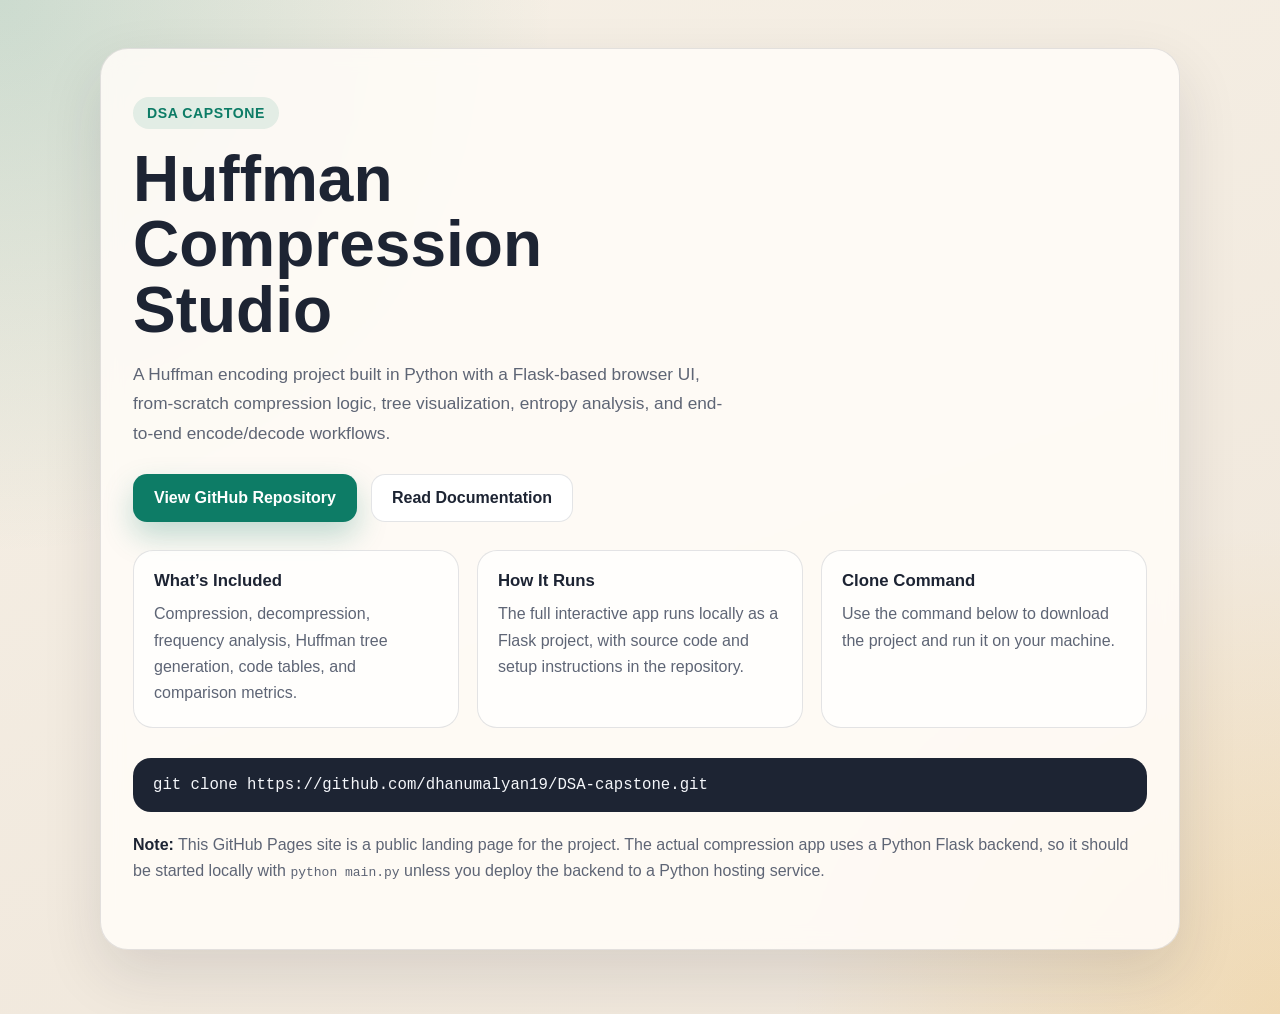
<file: index.html>
<!DOCTYPE html>
<html lang="en">
<head>
  <meta charset="UTF-8">
  <meta name="viewport" content="width=device-width, initial-scale=1.0">
  <title>Huffman Compression Studio</title>
  <style>
    :root {
      --bg: #f4efe6;
      --panel: rgba(255, 252, 247, 0.88);
      --ink: #1d2433;
      --muted: #5e6575;
      --accent: #0d7c66;
      --accent-2: #f29f05;
      --border: rgba(29, 36, 51, 0.12);
      --shadow: 0 24px 60px rgba(29, 36, 51, 0.12);
    }

    * {
      box-sizing: border-box;
    }

    body {
      margin: 0;
      font-family: "Segoe UI", Tahoma, Geneva, Verdana, sans-serif;
      color: var(--ink);
      background:
        radial-gradient(circle at top left, rgba(13, 124, 102, 0.18), transparent 34%),
        radial-gradient(circle at bottom right, rgba(242, 159, 5, 0.18), transparent 30%),
        linear-gradient(160deg, #f6f0e6 0%, #efe6da 100%);
      min-height: 100vh;
    }

    .wrap {
      width: min(1080px, calc(100% - 32px));
      margin: 0 auto;
      padding: 48px 0 64px;
    }

    .hero {
      background: var(--panel);
      border: 1px solid var(--border);
      border-radius: 28px;
      box-shadow: var(--shadow);
      padding: 48px 32px;
      backdrop-filter: blur(10px);
    }

    .eyebrow {
      display: inline-block;
      padding: 8px 14px;
      border-radius: 999px;
      background: rgba(13, 124, 102, 0.1);
      color: var(--accent);
      font-size: 0.88rem;
      font-weight: 700;
      letter-spacing: 0.04em;
      text-transform: uppercase;
    }

    h1 {
      margin: 18px 0 14px;
      font-size: clamp(2.3rem, 5vw, 4.5rem);
      line-height: 1.02;
      max-width: 11ch;
    }

    .lead {
      max-width: 62ch;
      font-size: 1.08rem;
      line-height: 1.7;
      color: var(--muted);
    }

    .actions {
      display: flex;
      flex-wrap: wrap;
      gap: 14px;
      margin-top: 26px;
    }

    .btn {
      display: inline-flex;
      align-items: center;
      justify-content: center;
      min-height: 48px;
      padding: 0 20px;
      border-radius: 14px;
      border: 1px solid transparent;
      text-decoration: none;
      font-weight: 700;
      transition: transform 140ms ease, box-shadow 140ms ease, background 140ms ease;
    }

    .btn:hover {
      transform: translateY(-2px);
    }

    .btn-primary {
      background: var(--accent);
      color: #fff;
      box-shadow: 0 14px 30px rgba(13, 124, 102, 0.25);
    }

    .btn-secondary {
      background: #fff;
      color: var(--ink);
      border-color: var(--border);
    }

    .grid {
      display: grid;
      grid-template-columns: repeat(auto-fit, minmax(220px, 1fr));
      gap: 18px;
      margin-top: 28px;
    }

    .card {
      background: rgba(255, 255, 255, 0.74);
      border: 1px solid var(--border);
      border-radius: 20px;
      padding: 20px;
    }

    .card h2 {
      margin: 0 0 10px;
      font-size: 1.05rem;
    }

    .card p {
      margin: 0;
      color: var(--muted);
      line-height: 1.65;
    }

    .command {
      margin-top: 30px;
      padding: 18px 20px;
      border-radius: 18px;
      background: #1d2433;
      color: #f5f7fb;
      overflow-x: auto;
      font-family: Consolas, "Courier New", monospace;
      font-size: 0.98rem;
    }

    .note {
      margin-top: 20px;
      color: var(--muted);
      line-height: 1.65;
    }

    .note strong {
      color: var(--ink);
    }
  </style>
</head>
<body>
  <main class="wrap">
    <section class="hero">
      <span class="eyebrow">DSA Capstone</span>
      <h1>Huffman Compression Studio</h1>
      <p class="lead">
        A Huffman encoding project built in Python with a Flask-based browser UI,
        from-scratch compression logic, tree visualization, entropy analysis, and
        end-to-end encode/decode workflows.
      </p>

      <div class="actions">
        <a class="btn btn-primary" href="https://github.com/dhanumalyan19/DSA-capstone">View GitHub Repository</a>
        <a class="btn btn-secondary" href="https://github.com/dhanumalyan19/DSA-capstone/blob/master/README.md">Read Documentation</a>
      </div>

      <div class="grid">
        <article class="card">
          <h2>What’s Included</h2>
          <p>Compression, decompression, frequency analysis, Huffman tree generation, code tables, and comparison metrics.</p>
        </article>
        <article class="card">
          <h2>How It Runs</h2>
          <p>The full interactive app runs locally as a Flask project, with source code and setup instructions in the repository.</p>
        </article>
        <article class="card">
          <h2>Clone Command</h2>
          <p>Use the command below to download the project and run it on your machine.</p>
        </article>
      </div>

      <div class="command">git clone https://github.com/dhanumalyan19/DSA-capstone.git</div>

      <p class="note">
        <strong>Note:</strong> This GitHub Pages site is a public landing page for the project.
        The actual compression app uses a Python Flask backend, so it should be started locally with
        <code>python main.py</code> unless you deploy the backend to a Python hosting service.
      </p>
    </section>
  </main>
</body>
</html>
</file>
